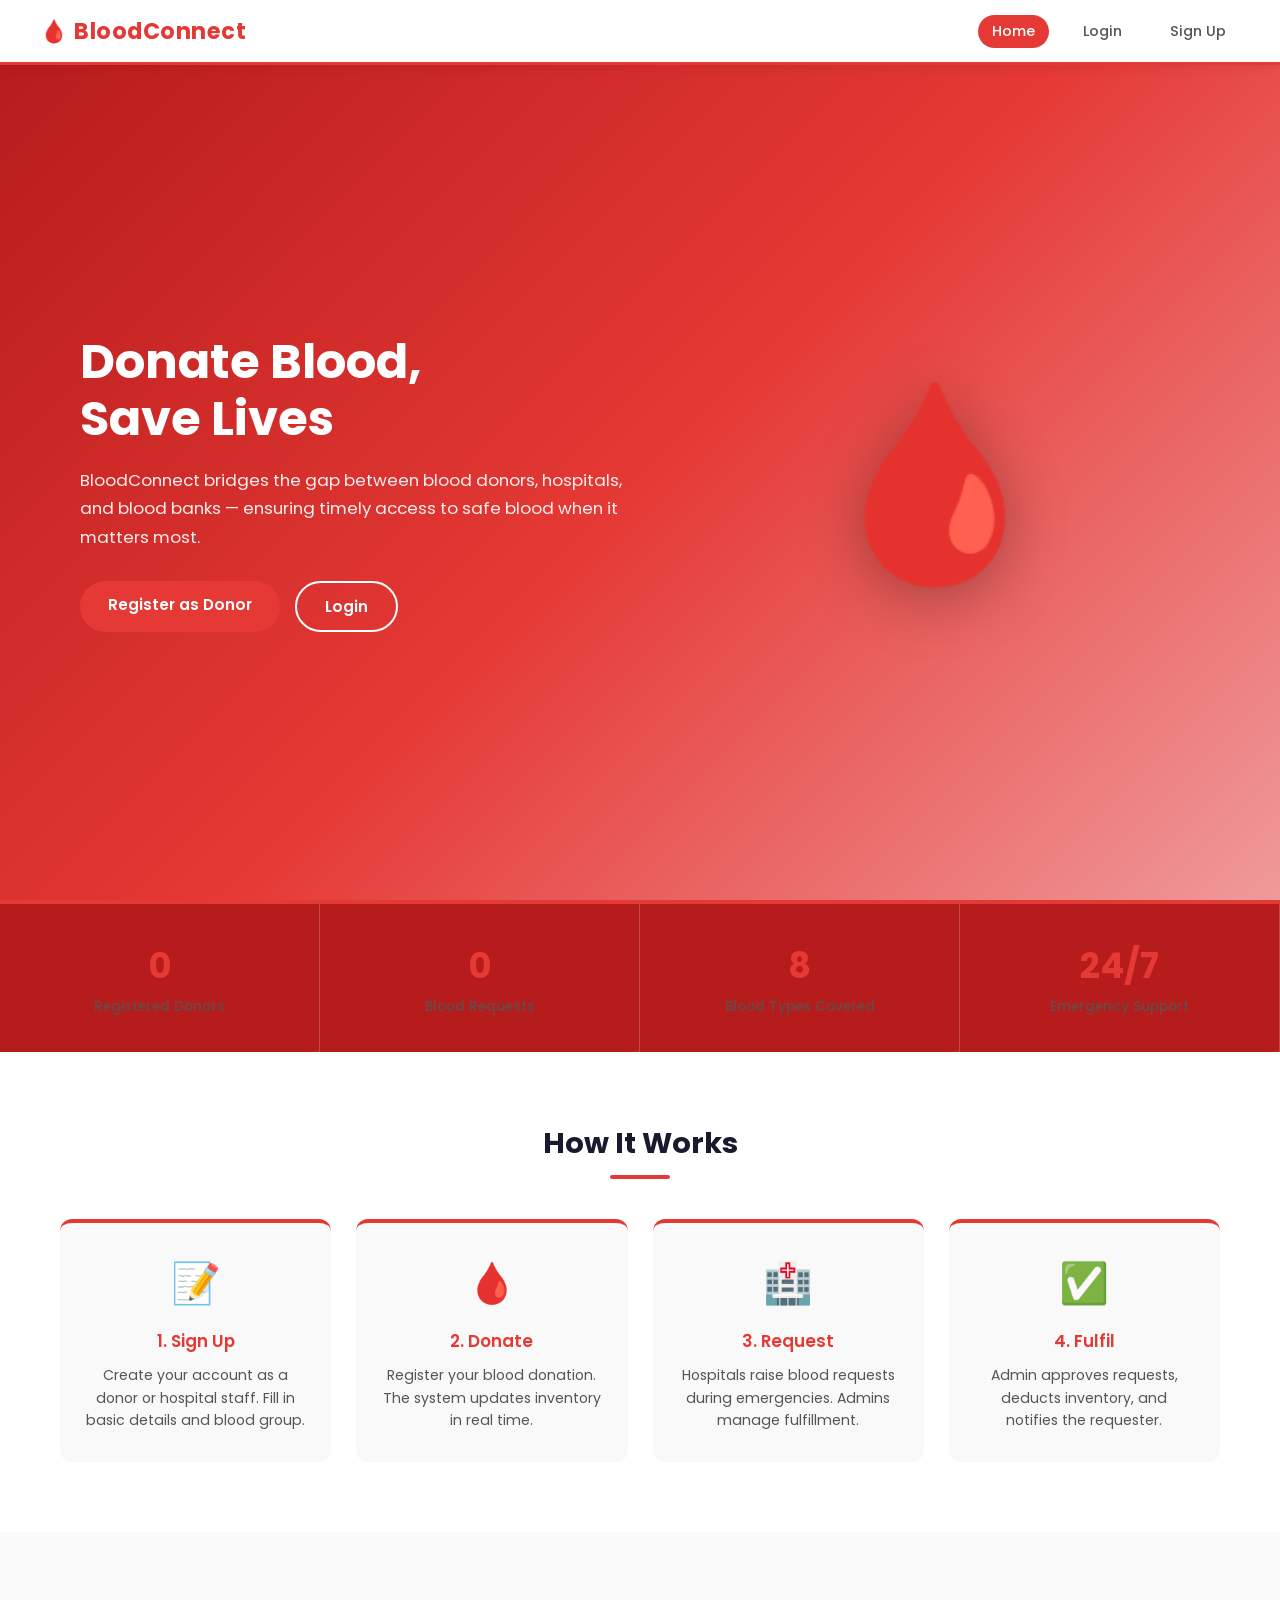
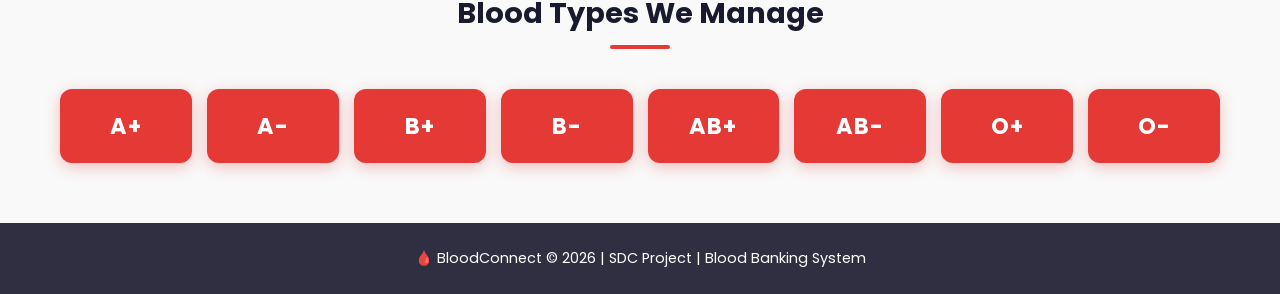
<file: index.html>
<!DOCTYPE html>
<html lang="en">
<head>
  <meta charset="UTF-8" />
  <meta name="viewport" content="width=device-width, initial-scale=1.0"/>
  <title>BloodConnect – Blood Banking System</title>
  <link rel="stylesheet" href="css/style.css" />
</head>
<body>

  <!-- ===== NAVBAR ===== -->
  <nav class="navbar">
    <div class="nav-brand">🩸 BloodConnect</div>
    <div class="nav-links">
      <a href="index.html" class="active">Home</a>
      <a href="login.html">Login</a>
      <a href="signup.html">Sign Up</a>
    </div>
  </nav>

  <!-- ===== HERO ===== -->
  <section class="hero">
    <div class="hero-content">
      <h1>Donate Blood,<br/>Save Lives</h1>
      <p>BloodConnect bridges the gap between blood donors, hospitals, and blood banks — ensuring timely access to safe blood when it matters most.</p>
      <div class="hero-btns">
        <a href="signup.html" class="btn btn-primary">Register as Donor</a>
        <a href="login.html" class="btn btn-outline">Login</a>
      </div>
    </div>
    <div class="hero-img">
      <div class="blood-drop-anim">🩸</div>
    </div>
  </section>

  <!-- ===== STATS ===== -->
  <section class="stats-section">
    <div class="stat-card">
      <h2 id="donorCount">0</h2>
      <p>Registered Donors</p>
    </div>
    <div class="stat-card">
      <h2 id="requestCount">0</h2>
      <p>Blood Requests</p>
    </div>
    <div class="stat-card">
      <h2>8</h2>
      <p>Blood Types Covered</p>
    </div>
    <div class="stat-card">
      <h2>24/7</h2>
      <p>Emergency Support</p>
    </div>
  </section>

  <!-- ===== HOW IT WORKS ===== -->
  <section class="how-section">
    <h2 class="section-title">How It Works</h2>
    <div class="steps-grid">
      <div class="step-card">
        <div class="step-icon">📝</div>
        <h3>1. Sign Up</h3>
        <p>Create your account as a donor or hospital staff. Fill in basic details and blood group.</p>
      </div>
      <div class="step-card">
        <div class="step-icon">🩸</div>
        <h3>2. Donate</h3>
        <p>Register your blood donation. The system updates inventory in real time.</p>
      </div>
      <div class="step-card">
        <div class="step-icon">🏥</div>
        <h3>3. Request</h3>
        <p>Hospitals raise blood requests during emergencies. Admins manage fulfillment.</p>
      </div>
      <div class="step-card">
        <div class="step-icon">✅</div>
        <h3>4. Fulfil</h3>
        <p>Admin approves requests, deducts inventory, and notifies the requester.</p>
      </div>
    </div>
  </section>

  <!-- ===== BLOOD TYPES ===== -->
  <section class="blood-types-section">
    <h2 class="section-title">Blood Types We Manage</h2>
    <div class="blood-types-grid">
      <div class="blood-badge">A+</div>
      <div class="blood-badge">A-</div>
      <div class="blood-badge">B+</div>
      <div class="blood-badge">B-</div>
      <div class="blood-badge">AB+</div>
      <div class="blood-badge">AB-</div>
      <div class="blood-badge">O+</div>
      <div class="blood-badge">O-</div>
    </div>
  </section>

  <!-- ===== FOOTER ===== -->
  <footer class="footer">
    <p>🩸 BloodConnect &copy; 2026 | SDC Project | Blood Banking System</p>
  </footer>

  <script>
    // Animate stats from localStorage
    const donors = JSON.parse(localStorage.getItem('bb_users') || '[]').filter(u => u.role === 'user');
    const requests = JSON.parse(localStorage.getItem('bb_requests') || '[]');

    function animateCount(el, target) {
      let current = 0;
      const step = Math.ceil(target / 40);
      const timer = setInterval(() => {
        current += step;
        if (current >= target) { current = target; clearInterval(timer); }
        el.textContent = current;
      }, 40);
    }

    animateCount(document.getElementById('donorCount'), donors.length || 0);
    animateCount(document.getElementById('requestCount'), requests.length || 0);
  </script>
</body>
</html>
</file>
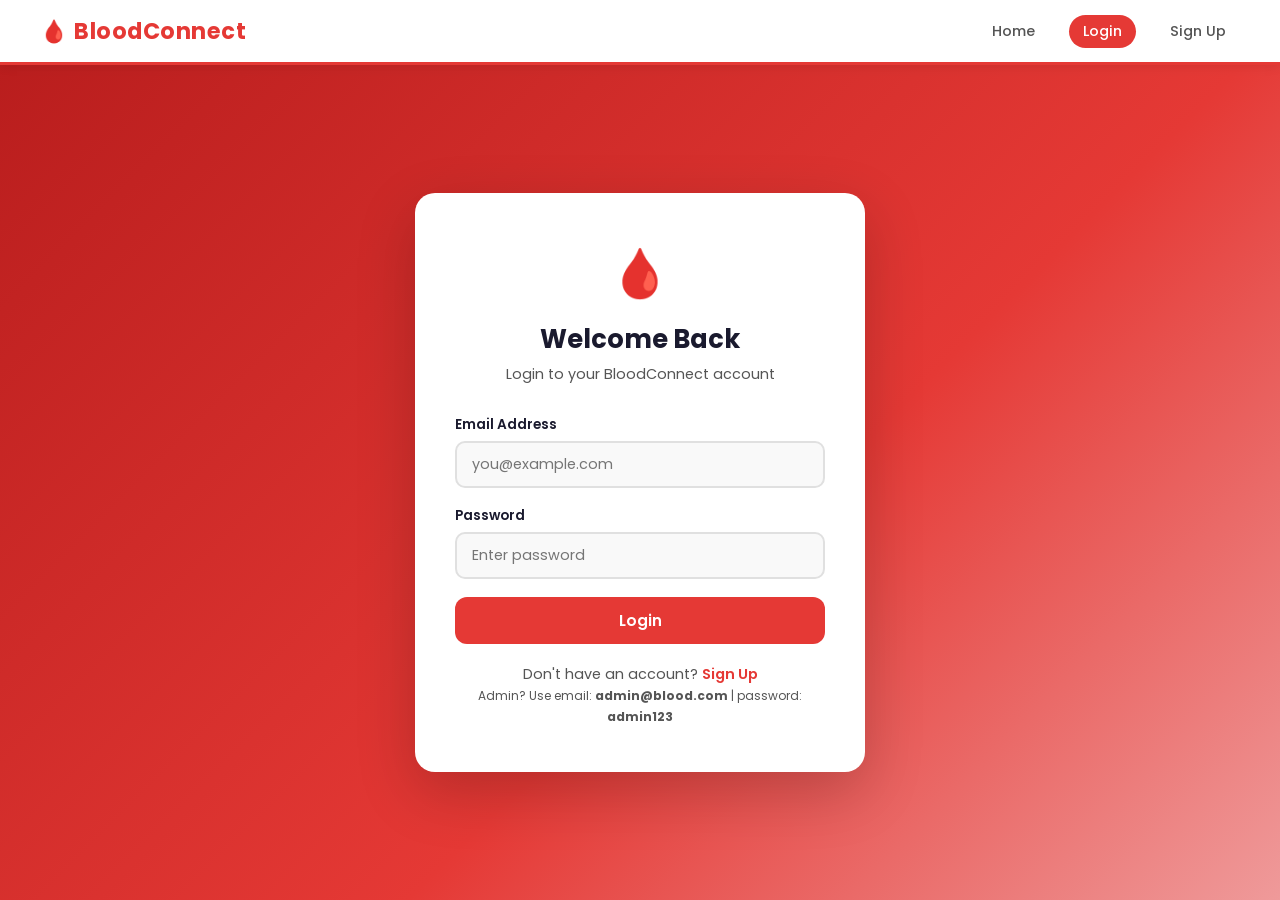
<file: admin.html>
<!DOCTYPE html>
<html lang="en">
<head>
  <meta charset="UTF-8"/>
  <meta name="viewport" content="width=device-width, initial-scale=1.0"/>
  <title>Admin Dashboard – BloodConnect</title>
  <link rel="stylesheet" href="css/style.css"/>
</head>
<body class="dashboard-page">

  <!-- NAVBAR -->
  <nav class="dashboard-nav">
    <div class="nav-brand">🩸 BloodConnect <span class="admin-badge">ADMIN</span></div>
    <div class="nav-links">
      <span>👤 Admin Panel</span>
      <a href="#" onclick="logout()">Logout</a>
    </div>
  </nav>

  <!-- DASHBOARD LAYOUT -->
  <div class="dashboard-layout">

    <!-- SIDEBAR -->
    <aside class="sidebar">
      <ul class="sidebar-menu">
        <li><a href="#" class="menu-item active" data-section="overviewSection">📊 Overview</a></li>
        <li><a href="#" class="menu-item" data-section="inventoryMgmtSection">📦 Manage Inventory</a></li>
        <li><a href="#" class="menu-item" data-section="requestsMgmtSection">🩸 Blood Requests</a></li>
        <li><a href="#" class="menu-item" data-section="donationsMgmtSection">💉 Donations</a></li>
        <li><a href="#" class="menu-item" data-section="donorsMgmtSection">👥 All Donors</a></li>
      </ul>
    </aside>

    <!-- MAIN CONTENT -->
    <main class="main-content">

      <!-- OVERVIEW SECTION -->
      <section id="overviewSection" class="dash-section active-section">
        <h2 class="page-title">📊 Dashboard Overview</h2>
        <div class="overview-stats" id="overviewStats"></div>
        <h3 style="margin-top:30px; margin-bottom:15px;">Quick Blood Inventory</h3>
        <div class="inventory-grid" id="overviewInventory"></div>
      </section>

      <!-- INVENTORY MANAGEMENT SECTION -->
      <section id="inventoryMgmtSection" class="dash-section">
        <h2 class="page-title">📦 Manage Blood Inventory</h2>
        <p class="sub-text">Add or remove blood units from inventory.</p>
        <div id="invMsg" class="msg-box" style="display:none;"></div>
        <div class="inventory-manage-grid" id="inventoryManageGrid"></div>
      </section>

      <!-- BLOOD REQUESTS SECTION -->
      <section id="requestsMgmtSection" class="dash-section">
        <h2 class="page-title">🩸 Blood Requests</h2>
        <p class="sub-text">Review and manage all blood requests from users.</p>
        <div id="requestsTable" class="table-wrapper"></div>
      </section>

      <!-- DONATIONS SECTION -->
      <section id="donationsMgmtSection" class="dash-section">
        <h2 class="page-title">💉 Pending Donations</h2>
        <p class="sub-text">Approve or reject registered blood donations. Approved donations update inventory.</p>
        <div id="donationsTable" class="table-wrapper"></div>
      </section>

      <!-- DONORS SECTION -->
      <section id="donorsMgmtSection" class="dash-section">
        <h2 class="page-title">👥 All Registered Donors</h2>
        <div class="search-bar" style="margin-bottom:20px;">
          <input type="text" id="adminSearch" placeholder="Search by name, email, or blood group..." oninput="filterDonors()" />
        </div>
        <div id="donorsTable" class="table-wrapper"></div>
      </section>

    </main>
  </div>

  <script>
    // ===== AUTH GUARD =====
    let adminUser = JSON.parse(localStorage.getItem('bb_loggedIn') || 'null');
    if (!adminUser || adminUser.role !== 'admin') {
      window.location.href = 'login.html';
    }

    // ===== SIDEBAR NAVIGATION =====
    document.querySelectorAll('.menu-item').forEach(item => {
      item.addEventListener('click', function(e) {
        e.preventDefault();
        document.querySelectorAll('.menu-item').forEach(i => i.classList.remove('active'));
        document.querySelectorAll('.dash-section').forEach(s => s.classList.remove('active-section'));
        this.classList.add('active');
        const sec = this.dataset.section;
        document.getElementById(sec).classList.add('active-section');
        if (sec === 'overviewSection') loadOverview();
        if (sec === 'inventoryMgmtSection') loadInventoryManage();
        if (sec === 'requestsMgmtSection') loadRequests();
        if (sec === 'donationsMgmtSection') loadDonations();
        if (sec === 'donorsMgmtSection') loadDonors();
      });
    });

    // ===== OVERVIEW =====
    function loadOverview() {
      const users    = JSON.parse(localStorage.getItem('bb_users') || '[]').filter(u => u.role === 'user');
      const requests = JSON.parse(localStorage.getItem('bb_requests') || '[]');
      const donations= JSON.parse(localStorage.getItem('bb_donations') || '[]');
      const inv      = JSON.parse(localStorage.getItem('bb_inventory') || '{}');
      const pending  = requests.filter(r => r.status === 'Pending').length;
      const totalUnits = Object.values(inv).reduce((a, b) => a + b, 0);

      document.getElementById('overviewStats').innerHTML = `
        <div class="stat-card"><h2>${users.length}</h2><p>Total Donors</p></div>
        <div class="stat-card"><h2>${requests.length}</h2><p>Total Requests</p></div>
        <div class="stat-card"><h2>${pending}</h2><p>Pending Requests</p></div>
        <div class="stat-card"><h2>${totalUnits}</h2><p>Total Blood Units</p></div>
        <div class="stat-card"><h2>${donations.length}</h2><p>Donations Registered</p></div>`;

      const grid = document.getElementById('overviewInventory');
      grid.innerHTML = '';
      Object.entries(inv).forEach(([type, units]) => {
        const level = units > 8 ? 'high' : units > 4 ? 'medium' : 'low';
        grid.innerHTML += `
          <div class="inv-card ${level}">
            <div class="inv-blood-type">${type}</div>
            <div class="inv-units">${units}</div>
            <div class="inv-label">units</div>
            <div class="inv-status">${level === 'high' ? '🟢' : level === 'medium' ? '🟡' : '🔴'}</div>
          </div>`;
      });
    }
    loadOverview();

    // ===== INVENTORY MANAGE =====
    function loadInventoryManage() {
      const inv = JSON.parse(localStorage.getItem('bb_inventory') || '{}');
      const grid = document.getElementById('inventoryManageGrid');
      grid.innerHTML = '';
      Object.entries(inv).forEach(([type, units]) => {
        grid.innerHTML += `
          <div class="inv-manage-card">
            <div class="inv-blood-type">${type}</div>
            <div class="inv-units" id="inv_${type}">${units}</div>
            <div class="inv-label">units available</div>
            <div class="inv-controls">
              <button class="btn btn-sm btn-danger" onclick="updateInv('${type}', -1)">−</button>
              <input type="number" id="invInput_${type}" placeholder="qty" min="1" class="inv-input"/>
              <button class="btn btn-sm btn-primary" onclick="addInvCustom('${type}')">+ Add</button>
            </div>
          </div>`;
      });
    }

    function updateInv(type, delta) {
      let inv = JSON.parse(localStorage.getItem('bb_inventory') || '{}');
      inv[type] = Math.max(0, (inv[type] || 0) + delta);
      localStorage.setItem('bb_inventory', JSON.stringify(inv));
      document.getElementById('inv_' + type).textContent = inv[type];
      showInvMsg('✅ Inventory updated for ' + type, 'success');
    }

    function addInvCustom(type) {
      const input = document.getElementById('invInput_' + type);
      const qty = parseInt(input.value);
      if (!qty || qty < 1) { showInvMsg('❌ Enter a valid quantity.', 'error'); return; }
      let inv = JSON.parse(localStorage.getItem('bb_inventory') || '{}');
      inv[type] = (inv[type] || 0) + qty;
      localStorage.setItem('bb_inventory', JSON.stringify(inv));
      document.getElementById('inv_' + type).textContent = inv[type];
      input.value = '';
      showInvMsg('✅ Added ' + qty + ' units of ' + type, 'success');
    }

    function showInvMsg(text, type) {
      const msg = document.getElementById('invMsg');
      msg.style.display = 'block';
      msg.className = 'msg-box ' + type;
      msg.textContent = text;
      setTimeout(() => msg.style.display = 'none', 2500);
    }

    // ===== REQUESTS MANAGEMENT =====
    function loadRequests() {
      const requests = JSON.parse(localStorage.getItem('bb_requests') || '[]');
      const container = document.getElementById('requestsTable');
      if (requests.length === 0) {
        container.innerHTML = '<p class="no-data">No blood requests yet.</p>';
        return;
      }
      let html = `<table class="data-table"><thead><tr>
        <th>Date</th><th>Donor</th><th>Patient</th><th>Blood</th><th>Units</th><th>Hospital</th><th>Status</th><th>Action</th>
      </tr></thead><tbody>`;
      requests.forEach((r, i) => {
        const cls = r.status === 'Approved' ? 'status-approved' : r.status === 'Rejected' ? 'status-rejected' : 'status-pending';
        const btns = r.status === 'Pending'
          ? `<button class="btn btn-sm btn-primary" onclick="handleRequest(${i}, 'Approved')">✅ Approve</button>
             <button class="btn btn-sm btn-danger" onclick="handleRequest(${i}, 'Rejected')">❌ Reject</button>`
          : `<span class="${cls}">${r.status}</span>`;
        html += `<tr>
          <td>${r.date}</td><td>${r.userName}</td><td>${r.patient}</td>
          <td><span class="blood-tag">${r.blood}</span></td>
          <td>${r.units}</td><td>${r.hospital}</td>
          <td><span class="${cls}">${r.status}</span></td>
          <td>${btns}</td>
        </tr>`;
      });
      html += '</tbody></table>';
      container.innerHTML = html;
    }

    function handleRequest(index, status) {
      let requests = JSON.parse(localStorage.getItem('bb_requests') || '[]');
      const req = requests[index];
      if (status === 'Approved') {
        let inv = JSON.parse(localStorage.getItem('bb_inventory') || '{}');
        if ((inv[req.blood] || 0) < req.units) {
          alert('❌ Not enough inventory to approve this request!');
          return;
        }
        inv[req.blood] -= req.units;
        localStorage.setItem('bb_inventory', JSON.stringify(inv));
      }
      requests[index].status = status;
      localStorage.setItem('bb_requests', JSON.stringify(requests));
      loadRequests();
    }

    // ===== DONATIONS MANAGEMENT =====
    function loadDonations() {
      const donations = JSON.parse(localStorage.getItem('bb_donations') || '[]');
      const container = document.getElementById('donationsTable');
      if (donations.length === 0) {
        container.innerHTML = '<p class="no-data">No donations registered yet.</p>';
        return;
      }
      let html = `<table class="data-table"><thead><tr>
        <th>Donor</th><th>Blood</th><th>Units</th><th>Date</th><th>Center</th><th>Status</th><th>Action</th>
      </tr></thead><tbody>`;
      donations.forEach((d, i) => {
        const cls = d.status === 'Approved' ? 'status-approved' : d.status === 'Rejected' ? 'status-rejected' : 'status-pending';
        const btns = d.status === 'Pending'
          ? `<button class="btn btn-sm btn-primary" onclick="handleDonation(${i}, 'Approved')">✅ Approve</button>
             <button class="btn btn-sm btn-danger" onclick="handleDonation(${i}, 'Rejected')">❌ Reject</button>`
          : `<span class="${cls}">${d.status}</span>`;
        html += `<tr>
          <td>${d.donorName}</td>
          <td><span class="blood-tag">${d.blood}</span></td>
          <td>${d.units}</td><td>${d.date}</td><td>${d.center}</td>
          <td><span class="${cls}">${d.status}</span></td>
          <td>${btns}</td>
        </tr>`;
      });
      html += '</tbody></table>';
      container.innerHTML = html;
    }

    function handleDonation(index, status) {
      let donations = JSON.parse(localStorage.getItem('bb_donations') || '[]');
      const don = donations[index];
      if (status === 'Approved') {
        let inv = JSON.parse(localStorage.getItem('bb_inventory') || '{}');
        inv[don.blood] = (inv[don.blood] || 0) + don.units;
        localStorage.setItem('bb_inventory', JSON.stringify(inv));

        // Update donor history status
        let users = JSON.parse(localStorage.getItem('bb_users') || '[]');
        const idx = users.findIndex(u => u.id === don.donorId);
        if (idx !== -1) {
          const dIdx = (users[idx].donationHistory || []).findIndex(d => d.date === don.date && d.center === don.center);
          if (dIdx !== -1) users[idx].donationHistory[dIdx].status = 'Approved';
          localStorage.setItem('bb_users', JSON.stringify(users));
        }
      }
      donations[index].status = status;
      localStorage.setItem('bb_donations', JSON.stringify(donations));
      loadDonations();
    }

    // ===== DONORS MANAGEMENT =====
    let allDonors = [];
    function loadDonors() {
      allDonors = JSON.parse(localStorage.getItem('bb_users') || '[]').filter(u => u.role === 'user');
      renderDonors(allDonors);
    }

    function renderDonors(list) {
      const container = document.getElementById('donorsTable');
      if (list.length === 0) {
        container.innerHTML = '<p class="no-data">No donors registered yet.</p>';
        return;
      }
      let html = `<table class="data-table"><thead><tr>
        <th>Name</th><th>Email</th><th>Phone</th><th>Blood</th><th>Age</th><th>City</th><th>Donations</th><th>Action</th>
      </tr></thead><tbody>`;
      list.forEach(u => {
        html += `<tr>
          <td>${u.name}</td><td>${u.email}</td><td>${u.phone}</td>
          <td><span class="blood-tag">${u.blood}</span></td>
          <td>${u.age}</td><td>${u.city}</td>
          <td>${(u.donationHistory || []).length}</td>
          <td><button class="btn btn-sm btn-danger" onclick="deleteUser('${u.id}')">🗑 Remove</button></td>
        </tr>`;
      });
      html += '</tbody></table>';
      container.innerHTML = html;
    }

    function filterDonors() {
      const q = document.getElementById('adminSearch').value.toLowerCase();
      const filtered = allDonors.filter(u =>
        u.name.toLowerCase().includes(q) ||
        u.email.toLowerCase().includes(q) ||
        u.blood.toLowerCase().includes(q)
      );
      renderDonors(filtered);
    }

    function deleteUser(uid) {
      if (!confirm('Are you sure you want to remove this donor?')) return;
      let users = JSON.parse(localStorage.getItem('bb_users') || '[]');
      users = users.filter(u => u.id !== uid);
      localStorage.setItem('bb_users', JSON.stringify(users));
      loadDonors();
    }

    // ===== LOGOUT =====
    function logout() {
      localStorage.removeItem('bb_loggedIn');
      window.location.href = 'login.html';
    }
  </script>
</body>
</html>
</file>
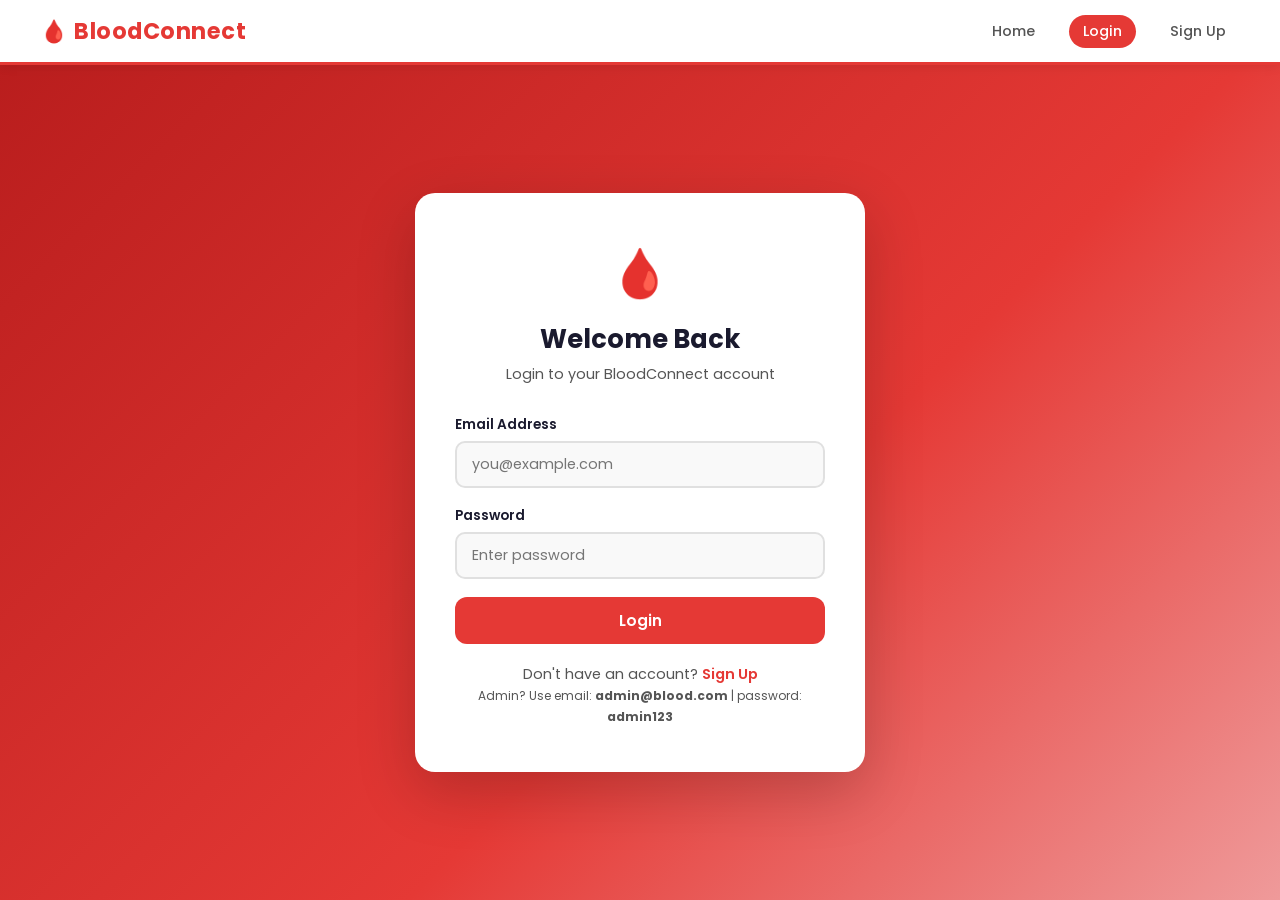
<file: login.html>
<!DOCTYPE html>
<html lang="en">
<head>
  <meta charset="UTF-8"/>
  <meta name="viewport" content="width=device-width, initial-scale=1.0"/>
  <title>Login – BloodConnect</title>
  <link rel="stylesheet" href="css/style.css"/>
</head>
<body class="auth-page">

  <nav class="navbar">
    <div class="nav-brand">🩸 BloodConnect</div>
    <div class="nav-links">
      <a href="index.html">Home</a>
      <a href="login.html" class="active">Login</a>
      <a href="signup.html">Sign Up</a>
    </div>
  </nav>

  <div class="auth-container">
    <div class="auth-card">
      <div class="auth-header">
        <div class="auth-icon">🩸</div>
        <h2>Welcome Back</h2>
        <p>Login to your BloodConnect account</p>
      </div>

      <div id="loginMsg" class="msg-box" style="display:none;"></div>

      <form id="loginForm" class="auth-form">
        <div class="form-group">
          <label>Email Address</label>
          <input type="email" id="loginEmail" placeholder="you@example.com" required/>
        </div>
        <div class="form-group">
          <label>Password</label>
          <input type="password" id="loginPassword" placeholder="Enter password" required/>
        </div>
        <button type="submit" class="btn btn-primary full-width">Login</button>
      </form>

      <div class="auth-footer">
        <p>Don't have an account? <a href="signup.html">Sign Up</a></p>
        <p><small>Admin? Use email: <strong>admin@blood.com</strong> | password: <strong>admin123</strong></small></p>
      </div>
    </div>
  </div>

  <script>
    // Seed default admin if not exists
    (function seedAdmin() {
      let users = JSON.parse(localStorage.getItem('bb_users') || '[]');
      const adminExists = users.find(u => u.email === 'admin@blood.com');
      if (!adminExists) {
        users.push({
          id: 'admin_1',
          name: 'Admin',
          email: 'admin@blood.com',
          password: 'admin123',
          role: 'admin',
          blood: 'O+',
          phone: '9999999999',
          city: 'HQ'
        });
        localStorage.setItem('bb_users', JSON.stringify(users));
      }
      // Seed inventory if empty
      if (!localStorage.getItem('bb_inventory')) {
        const inv = {
          'A+': 10, 'A-': 5, 'B+': 8, 'B-': 3,
          'AB+': 6, 'AB-': 2, 'O+': 12, 'O-': 4
        };
        localStorage.setItem('bb_inventory', JSON.stringify(inv));
      }
    })();

    document.getElementById('loginForm').addEventListener('submit', function(e) {
      e.preventDefault();
      const email = document.getElementById('loginEmail').value.trim();
      const password = document.getElementById('loginPassword').value.trim();
      const users = JSON.parse(localStorage.getItem('bb_users') || '[]');
      const user = users.find(u => u.email === email && u.password === password);
      const msgBox = document.getElementById('loginMsg');

      if (!user) {
        msgBox.style.display = 'block';
        msgBox.className = 'msg-box error';
        msgBox.textContent = '❌ Invalid email or password. Please try again.';
        return;
      }

      localStorage.setItem('bb_loggedIn', JSON.stringify(user));
      msgBox.style.display = 'block';
      msgBox.className = 'msg-box success';
      msgBox.textContent = '✅ Login successful! Redirecting...';

      setTimeout(() => {
        if (user.role === 'admin') {
          window.location.href = 'admin.html';
        } else {
          window.location.href = 'user.html';
        }
      }, 1000);
    });
  </script>
</body>
</html>
</file>
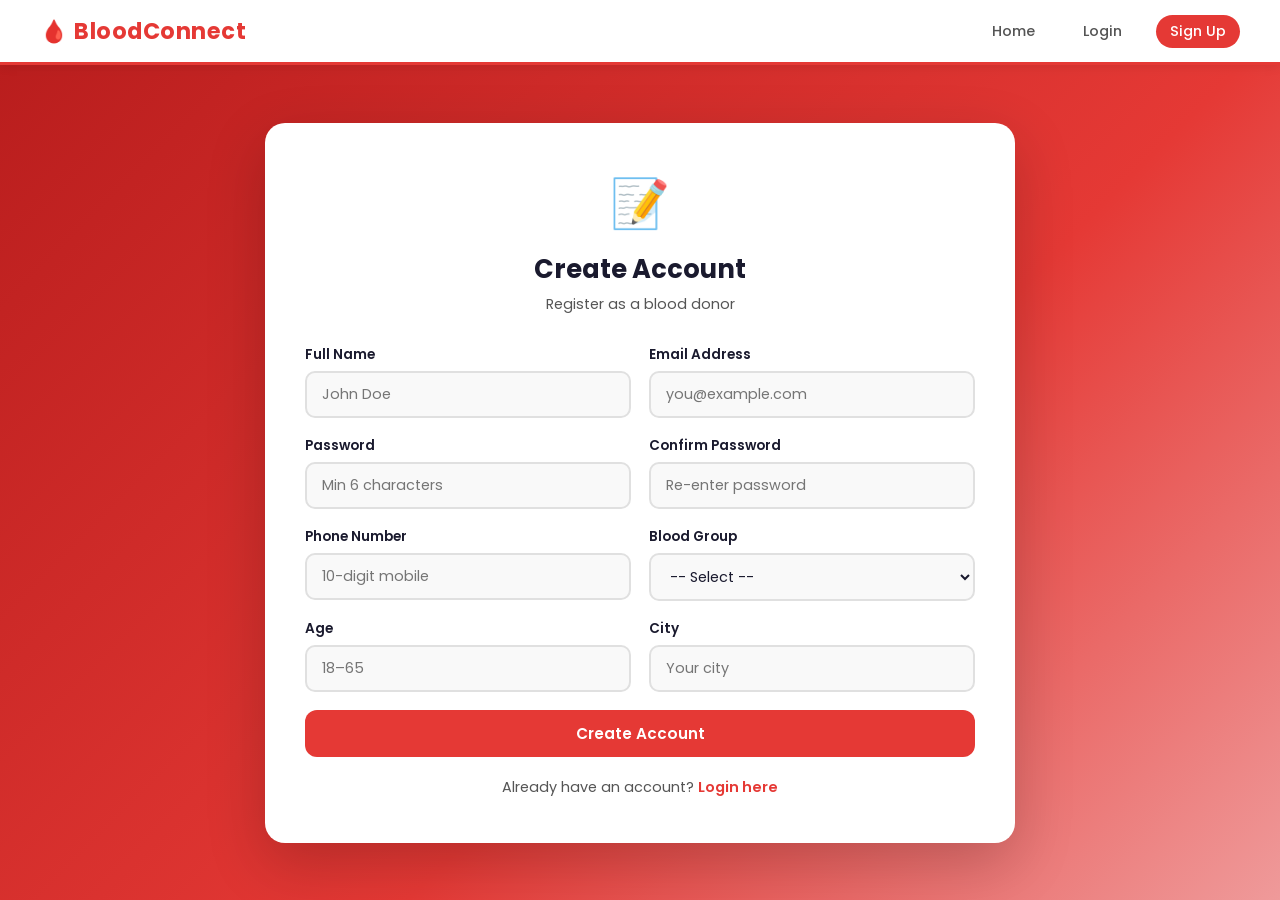
<file: signup.html>
<!DOCTYPE html>
<html lang="en">
<head>
  <meta charset="UTF-8"/>
  <meta name="viewport" content="width=device-width, initial-scale=1.0"/>
  <title>Sign Up – BloodConnect</title>
  <link rel="stylesheet" href="css/style.css"/>
</head>
<body class="auth-page">

  <nav class="navbar">
    <div class="nav-brand">🩸 BloodConnect</div>
    <div class="nav-links">
      <a href="index.html">Home</a>
      <a href="login.html">Login</a>
      <a href="signup.html" class="active">Sign Up</a>
    </div>
  </nav>

  <div class="auth-container">
    <div class="auth-card wide-card">
      <div class="auth-header">
        <div class="auth-icon">📝</div>
        <h2>Create Account</h2>
        <p>Register as a blood donor</p>
      </div>

      <div id="signupMsg" class="msg-box" style="display:none;"></div>

      <form id="signupForm" class="auth-form">
        <div class="form-row">
          <div class="form-group">
            <label>Full Name</label>
            <input type="text" id="regName" placeholder="John Doe" required/>
          </div>
          <div class="form-group">
            <label>Email Address</label>
            <input type="email" id="regEmail" placeholder="you@example.com" required/>
          </div>
        </div>

        <div class="form-row">
          <div class="form-group">
            <label>Password</label>
            <input type="password" id="regPassword" placeholder="Min 6 characters" required/>
          </div>
          <div class="form-group">
            <label>Confirm Password</label>
            <input type="password" id="regConfirm" placeholder="Re-enter password" required/>
          </div>
        </div>

        <div class="form-row">
          <div class="form-group">
            <label>Phone Number</label>
            <input type="tel" id="regPhone" placeholder="10-digit mobile" required/>
          </div>
          <div class="form-group">
            <label>Blood Group</label>
            <select id="regBlood" required>
              <option value="">-- Select --</option>
              <option>A+</option><option>A-</option>
              <option>B+</option><option>B-</option>
              <option>AB+</option><option>AB-</option>
              <option>O+</option><option>O-</option>
            </select>
          </div>
        </div>

        <div class="form-row">
          <div class="form-group">
            <label>Age</label>
            <input type="number" id="regAge" placeholder="18–65" min="18" max="65" required/>
          </div>
          <div class="form-group">
            <label>City</label>
            <input type="text" id="regCity" placeholder="Your city" required/>
          </div>
        </div>

        <button type="submit" class="btn btn-primary full-width">Create Account</button>
      </form>

      <div class="auth-footer">
        <p>Already have an account? <a href="login.html">Login here</a></p>
      </div>
    </div>
  </div>

  <script>
    document.getElementById('signupForm').addEventListener('submit', function(e) {
      e.preventDefault();
      const msgBox = document.getElementById('signupMsg');

      const name     = document.getElementById('regName').value.trim();
      const email    = document.getElementById('regEmail').value.trim();
      const password = document.getElementById('regPassword').value.trim();
      const confirm  = document.getElementById('regConfirm').value.trim();
      const phone    = document.getElementById('regPhone').value.trim();
      const blood    = document.getElementById('regBlood').value;
      const age      = document.getElementById('regAge').value;
      const city     = document.getElementById('regCity').value.trim();

      // Validations
      if (password !== confirm) {
        showMsg('❌ Passwords do not match!', 'error');
        return;
      }
      if (password.length < 6) {
        showMsg('❌ Password must be at least 6 characters!', 'error');
        return;
      }
      if (!/^\d{10}$/.test(phone)) {
        showMsg('❌ Enter a valid 10-digit phone number!', 'error');
        return;
      }

      let users = JSON.parse(localStorage.getItem('bb_users') || '[]');
      if (users.find(u => u.email === email)) {
        showMsg('❌ Email already registered. Please login.', 'error');
        return;
      }

      const newUser = {
        id: 'user_' + Date.now(),
        name, email, password, phone, blood, age, city,
        role: 'user',
        donationHistory: [],
        registeredOn: new Date().toLocaleDateString('en-IN')
      };

      users.push(newUser);
      localStorage.setItem('bb_users', JSON.stringify(users));

      showMsg('✅ Account created successfully! Redirecting to login...', 'success');
      setTimeout(() => window.location.href = 'login.html', 1500);

      function showMsg(text, type) {
        msgBox.style.display = 'block';
        msgBox.className = 'msg-box ' + type;
        msgBox.textContent = text;
      }
    });
  </script>
</body>
</html>
</file>
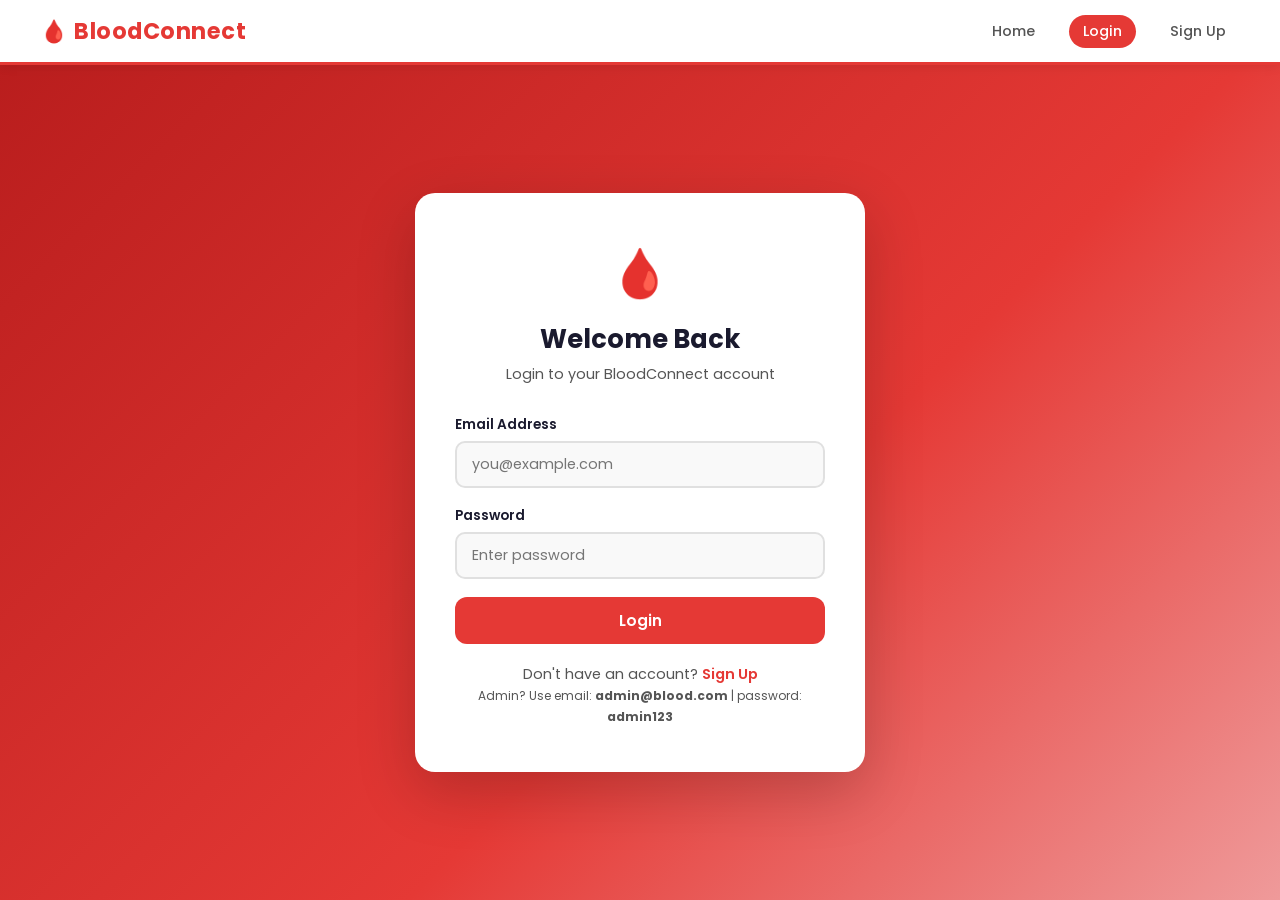
<file: user.html>
<!DOCTYPE html>
<html lang="en">
<head>
  <meta charset="UTF-8"/>
  <meta name="viewport" content="width=device-width, initial-scale=1.0"/>
  <title>User Dashboard – BloodConnect</title>
  <link rel="stylesheet" href="css/style.css"/>
</head>
<body class="dashboard-page">

  <!-- NAVBAR -->
  <nav class="dashboard-nav">
    <div class="nav-brand">🩸 BloodConnect</div>
    <div class="nav-links">
      <span id="welcomeUser"></span>
      <a href="#" onclick="logout()">Logout</a>
    </div>
  </nav>

  <!-- SIDEBAR + MAIN LAYOUT -->
  <div class="dashboard-layout">

    <!-- SIDEBAR -->
    <aside class="sidebar">
      <ul class="sidebar-menu">
        <li><a href="#" class="menu-item active" data-section="profileSection">👤 My Profile</a></li>
        <li><a href="#" class="menu-item" data-section="inventorySection">📦 Blood Inventory</a></li>
        <li><a href="#" class="menu-item" data-section="requestSection">🩸 Request Blood</a></li>
        <li><a href="#" class="menu-item" data-section="donateSection">💉 Donate Blood</a></li>
        <li><a href="#" class="menu-item" data-section="historySection">📋 My History</a></li>
        <li><a href="#" class="menu-item" data-section="searchSection">🔍 Find Donors</a></li>
      </ul>
    </aside>

    <!-- MAIN CONTENT -->
    <main class="main-content">

      <!-- PROFILE SECTION -->
      <section id="profileSection" class="dash-section active-section">
        <h2 class="page-title">👤 My Profile</h2>
        <div class="profile-card">
          <div class="profile-avatar" id="profileAvatar">👤</div>
          <div class="profile-info" id="profileInfo"></div>
        </div>
        <div class="profile-stats" id="profileStats"></div>
      </section>

      <!-- INVENTORY SECTION -->
      <section id="inventorySection" class="dash-section">
        <h2 class="page-title">📦 Blood Inventory</h2>
        <p class="sub-text">Current blood unit availability across all blood types.</p>
        <div class="inventory-grid" id="inventoryGrid"></div>
      </section>

      <!-- REQUEST SECTION -->
      <section id="requestSection" class="dash-section">
        <h2 class="page-title">🩸 Request Blood</h2>
        <p class="sub-text">Submit a blood request for a patient or hospital.</p>
        <div id="reqMsg" class="msg-box" style="display:none;"></div>
        <form id="requestForm" class="dash-form">
          <div class="form-row">
            <div class="form-group">
              <label>Patient Name</label>
              <input type="text" id="patientName" placeholder="Patient full name" required/>
            </div>
            <div class="form-group">
              <label>Blood Group Required</label>
              <select id="reqBlood" required>
                <option value="">-- Select --</option>
                <option>A+</option><option>A-</option>
                <option>B+</option><option>B-</option>
                <option>AB+</option><option>AB-</option>
                <option>O+</option><option>O-</option>
              </select>
            </div>
          </div>
          <div class="form-row">
            <div class="form-group">
              <label>Units Required</label>
              <input type="number" id="reqUnits" min="1" max="10" placeholder="Number of units" required/>
            </div>
            <div class="form-group">
              <label>Hospital Name</label>
              <input type="text" id="reqHospital" placeholder="Hospital name" required/>
            </div>
          </div>
          <div class="form-group">
            <label>Reason / Emergency Note</label>
            <textarea id="reqReason" rows="3" placeholder="Describe the urgency..." required></textarea>
          </div>
          <button type="submit" class="btn btn-primary">Submit Request</button>
        </form>

        <h3 style="margin-top:30px;">My Previous Requests</h3>
        <div id="myRequests" class="table-wrapper"></div>
      </section>

      <!-- DONATE SECTION -->
      <section id="donateSection" class="dash-section">
        <h2 class="page-title">💉 Register Blood Donation</h2>
        <p class="sub-text">Record your blood donation. A donation adds units to inventory pending admin approval.</p>
        <div id="donateMsg" class="msg-box" style="display:none;"></div>
        <form id="donateForm" class="dash-form">
          <div class="form-row">
            <div class="form-group">
              <label>Donation Date</label>
              <input type="date" id="donateDate" required/>
            </div>
            <div class="form-group">
              <label>Blood Group</label>
              <input type="text" id="donateBlood" readonly/>
            </div>
          </div>
          <div class="form-row">
            <div class="form-group">
              <label>Units to Donate</label>
              <input type="number" id="donateUnits" min="1" max="2" value="1" required/>
            </div>
            <div class="form-group">
              <label>Donation Center</label>
              <input type="text" id="donateCenter" placeholder="Blood bank / hospital name" required/>
            </div>
          </div>
          <button type="submit" class="btn btn-primary">Register Donation</button>
        </form>
      </section>

      <!-- HISTORY SECTION -->
      <section id="historySection" class="dash-section">
        <h2 class="page-title">📋 My Donation History</h2>
        <div id="historyTable" class="table-wrapper"></div>
      </section>

      <!-- SEARCH SECTION -->
      <section id="searchSection" class="dash-section">
        <h2 class="page-title">🔍 Find Donors</h2>
        <p class="sub-text">Search for registered donors by blood group and city.</p>
        <div class="search-bar">
          <select id="searchBlood">
            <option value="">All Blood Groups</option>
            <option>A+</option><option>A-</option>
            <option>B+</option><option>B-</option>
            <option>AB+</option><option>AB-</option>
            <option>O+</option><option>O-</option>
          </select>
          <input type="text" id="searchCity" placeholder="City name (optional)"/>
          <button class="btn btn-primary" onclick="searchDonors()">Search</button>
        </div>
        <div id="donorResults" class="table-wrapper" style="margin-top:20px;"></div>
      </section>

    </main>
  </div>

  <script>
    // ===== AUTH GUARD =====
    let currentUser = JSON.parse(localStorage.getItem('bb_loggedIn') || 'null');
    if (!currentUser || currentUser.role !== 'user') {
      window.location.href = 'login.html';
    }

    // ===== WELCOME =====
    document.getElementById('welcomeUser').textContent = '👋 ' + currentUser.name;

    // ===== SIDEBAR NAVIGATION =====
    document.querySelectorAll('.menu-item').forEach(item => {
      item.addEventListener('click', function(e) {
        e.preventDefault();
        document.querySelectorAll('.menu-item').forEach(i => i.classList.remove('active'));
        document.querySelectorAll('.dash-section').forEach(s => s.classList.remove('active-section'));
        this.classList.add('active');
        document.getElementById(this.dataset.section).classList.add('active-section');
        if (this.dataset.section === 'historySection') loadHistory();
        if (this.dataset.section === 'inventorySection') loadInventory();
        if (this.dataset.section === 'requestSection') loadMyRequests();
        if (this.dataset.section === 'profileSection') loadProfile();
      });
    });

    // ===== PROFILE =====
    function loadProfile() {
      const u = currentUser;
      document.getElementById('profileAvatar').textContent = u.name.charAt(0).toUpperCase();
      document.getElementById('profileInfo').innerHTML = `
        <table class="info-table">
          <tr><td><strong>Name:</strong></td><td>${u.name}</td></tr>
          <tr><td><strong>Email:</strong></td><td>${u.email}</td></tr>
          <tr><td><strong>Phone:</strong></td><td>${u.phone}</td></tr>
          <tr><td><strong>Blood Group:</strong></td><td><span class="blood-tag">${u.blood}</span></td></tr>
          <tr><td><strong>Age:</strong></td><td>${u.age} years</td></tr>
          <tr><td><strong>City:</strong></td><td>${u.city}</td></tr>
          <tr><td><strong>Registered On:</strong></td><td>${u.registeredOn || 'N/A'}</td></tr>
        </table>`;

      const donations = (u.donationHistory || []).length;
      const reqs = (JSON.parse(localStorage.getItem('bb_requests') || '[]')).filter(r => r.userId === u.id).length;
      document.getElementById('profileStats').innerHTML = `
        <div class="stat-card small"><h3>${donations}</h3><p>Donations Made</p></div>
        <div class="stat-card small"><h3>${reqs}</h3><p>Requests Raised</p></div>
        <div class="stat-card small"><h3>${u.blood}</h3><p>Blood Group</p></div>`;
    }
    loadProfile();

    // ===== INVENTORY =====
    function loadInventory() {
      const inv = JSON.parse(localStorage.getItem('bb_inventory') || '{}');
      const grid = document.getElementById('inventoryGrid');
      grid.innerHTML = '';
      Object.entries(inv).forEach(([type, units]) => {
        const level = units > 8 ? 'high' : units > 4 ? 'medium' : 'low';
        grid.innerHTML += `
          <div class="inv-card ${level}">
            <div class="inv-blood-type">${type}</div>
            <div class="inv-units">${units}</div>
            <div class="inv-label">units available</div>
            <div class="inv-status">${level === 'high' ? '🟢 Sufficient' : level === 'medium' ? '🟡 Moderate' : '🔴 Critical'}</div>
          </div>`;
      });
    }
    loadInventory();

    // ===== DONATE =====
    document.getElementById('donateBlood').value = currentUser.blood;
    document.getElementById('donateDate').valueAsDate = new Date();

    document.getElementById('donateForm').addEventListener('submit', function(e) {
      e.preventDefault();
      const date   = document.getElementById('donateDate').value;
      const units  = parseInt(document.getElementById('donateUnits').value);
      const center = document.getElementById('donateCenter').value.trim();
      const msgBox = document.getElementById('donateMsg');

      // Save donation history
      const donation = { date, units, center, blood: currentUser.blood, status: 'Pending Approval' };
      let users = JSON.parse(localStorage.getItem('bb_users') || '[]');
      const idx = users.findIndex(u => u.id === currentUser.id);
      if (!users[idx].donationHistory) users[idx].donationHistory = [];
      users[idx].donationHistory.push(donation);
      localStorage.setItem('bb_users', JSON.stringify(users));
      currentUser = users[idx];
      localStorage.setItem('bb_loggedIn', JSON.stringify(currentUser));

      // Add pending donation to admin queue
      let pending = JSON.parse(localStorage.getItem('bb_donations') || '[]');
      pending.push({ ...donation, donorId: currentUser.id, donorName: currentUser.name, id: 'don_' + Date.now() });
      localStorage.setItem('bb_donations', JSON.stringify(pending));

      msgBox.style.display = 'block';
      msgBox.className = 'msg-box success';
      msgBox.textContent = '✅ Donation registered! Pending admin approval.';
      this.reset();
      document.getElementById('donateBlood').value = currentUser.blood;
      document.getElementById('donateDate').valueAsDate = new Date();
    });

    // ===== REQUEST =====
    document.getElementById('requestForm').addEventListener('submit', function(e) {
      e.preventDefault();
      const patient  = document.getElementById('patientName').value.trim();
      const blood    = document.getElementById('reqBlood').value;
      const units    = parseInt(document.getElementById('reqUnits').value);
      const hospital = document.getElementById('reqHospital').value.trim();
      const reason   = document.getElementById('reqReason').value.trim();
      const msgBox   = document.getElementById('reqMsg');

      const inv = JSON.parse(localStorage.getItem('bb_inventory') || '{}');
      if ((inv[blood] || 0) < units) {
        msgBox.style.display = 'block';
        msgBox.className = 'msg-box error';
        msgBox.textContent = `❌ Insufficient stock! Only ${inv[blood] || 0} units of ${blood} available.`;
        return;
      }

      let requests = JSON.parse(localStorage.getItem('bb_requests') || '[]');
      requests.push({
        id: 'req_' + Date.now(),
        userId: currentUser.id,
        userName: currentUser.name,
        patient, blood, units, hospital, reason,
        status: 'Pending',
        date: new Date().toLocaleDateString('en-IN')
      });
      localStorage.setItem('bb_requests', JSON.stringify(requests));

      msgBox.style.display = 'block';
      msgBox.className = 'msg-box success';
      msgBox.textContent = '✅ Blood request submitted! Admin will process it shortly.';
      this.reset();
      loadMyRequests();
    });

    function loadMyRequests() {
      const requests = JSON.parse(localStorage.getItem('bb_requests') || '[]').filter(r => r.userId === currentUser.id);
      const container = document.getElementById('myRequests');
      if (requests.length === 0) {
        container.innerHTML = '<p class="no-data">No requests submitted yet.</p>';
        return;
      }
      let html = `<table class="data-table"><thead><tr>
        <th>Date</th><th>Patient</th><th>Blood</th><th>Units</th><th>Hospital</th><th>Status</th>
      </tr></thead><tbody>`;
      requests.forEach(r => {
        const cls = r.status === 'Approved' ? 'status-approved' : r.status === 'Rejected' ? 'status-rejected' : 'status-pending';
        html += `<tr>
          <td>${r.date}</td><td>${r.patient}</td>
          <td><span class="blood-tag">${r.blood}</span></td>
          <td>${r.units}</td><td>${r.hospital}</td>
          <td><span class="${cls}">${r.status}</span></td>
        </tr>`;
      });
      html += '</tbody></table>';
      container.innerHTML = html;
    }
    loadMyRequests();

    // ===== HISTORY =====
    function loadHistory() {
      const history = currentUser.donationHistory || [];
      const container = document.getElementById('historyTable');
      if (history.length === 0) {
        container.innerHTML = '<p class="no-data">No donation history yet. Go to "Donate Blood" to register a donation.</p>';
        return;
      }
      let html = `<table class="data-table"><thead><tr>
        <th>Date</th><th>Blood Group</th><th>Units</th><th>Center</th><th>Status</th>
      </tr></thead><tbody>`;
      history.forEach(d => {
        const cls = d.status === 'Approved' ? 'status-approved' : 'status-pending';
        html += `<tr>
          <td>${d.date}</td>
          <td><span class="blood-tag">${d.blood}</span></td>
          <td>${d.units}</td><td>${d.center}</td>
          <td><span class="${cls}">${d.status}</span></td>
        </tr>`;
      });
      html += '</tbody></table>';
      container.innerHTML = html;
    }

    // ===== SEARCH DONORS =====
    function searchDonors() {
      const bloodFilter = document.getElementById('searchBlood').value;
      const cityFilter  = document.getElementById('searchCity').value.trim().toLowerCase();
      const users = JSON.parse(localStorage.getItem('bb_users') || '[]').filter(u => u.role === 'user');
      let results = users;
      if (bloodFilter) results = results.filter(u => u.blood === bloodFilter);
      if (cityFilter)  results = results.filter(u => u.city.toLowerCase().includes(cityFilter));

      const container = document.getElementById('donorResults');
      if (results.length === 0) {
        container.innerHTML = '<p class="no-data">No donors found for the selected criteria.</p>';
        return;
      }
      let html = `<table class="data-table"><thead><tr>
        <th>Name</th><th>Blood Group</th><th>City</th><th>Phone</th>
      </tr></thead><tbody>`;
      results.forEach(u => {
        html += `<tr>
          <td>${u.name}</td>
          <td><span class="blood-tag">${u.blood}</span></td>
          <td>${u.city}</td><td>${u.phone}</td>
        </tr>`;
      });
      html += '</tbody></table>';
      container.innerHTML = html;
    }

    // ===== LOGOUT =====
    function logout() {
      localStorage.removeItem('bb_loggedIn');
      window.location.href = 'login.html';
    }
  </script>
</body>
</html>
</file>
<file: css/style.css>
/* ===== GOOGLE FONTS ===== */
@import url('https://fonts.googleapis.com/css2?family=Poppins:wght@300;400;500;600;700&display=swap');

/* ===== CSS RESET & ROOT VARIABLES ===== */
* {
  margin: 0;
  padding: 0;
  box-sizing: border-box;
}

:root {
  --red:        #e53935;
  --red-dark:   #b71c1c;
  --red-light:  #ffcdd2;
  --white:      #ffffff;
  --light-bg:   #f9f9f9;
  --card-bg:    #ffffff;
  --text-dark:  #1a1a2e;
  --text-mid:   #555;
  --text-light: #888;
  --border:     #e0e0e0;
  --shadow:     0 4px 20px rgba(0,0,0,0.08);
  --radius:     12px;
  --sidebar-w:  230px;
  --nav-h:      65px;
}

body {
  font-family: 'Poppins', sans-serif;
  background: var(--light-bg);
  color: var(--text-dark);
  min-height: 100vh;
}

a {
  text-decoration: none;
  color: inherit;
}

/* ===== NAVBAR ===== */
.navbar {
  display: flex;
  justify-content: space-between;
  align-items: center;
  padding: 0 40px;
  height: var(--nav-h);
  background: var(--white);
  border-bottom: 3px solid var(--red);
  position: sticky;
  top: 0;
  z-index: 100;
  box-shadow: 0 2px 10px rgba(0,0,0,0.08);
}

.nav-brand {
  font-size: 1.4rem;
  font-weight: 700;
  color: var(--red);
  letter-spacing: 0.5px;
}

.nav-links {
  display: flex;
  align-items: center;
  gap: 20px;
}

.nav-links a {
  font-size: 0.9rem;
  font-weight: 500;
  color: var(--text-mid);
  padding: 6px 14px;
  border-radius: 20px;
  transition: all 0.2s;
}

.nav-links a:hover,
.nav-links a.active {
  background: var(--red);
  color: var(--white);
}

/* ===== HERO SECTION ===== */
.hero {
  display: flex;
  align-items: center;
  justify-content: space-between;
  padding: 70px 80px;
  background: linear-gradient(135deg, #b71c1c 0%, #e53935 50%, #ef9a9a 100%);
  color: white;
  min-height: calc(100vh - var(--nav-h));
  gap: 40px;
}

.hero-content {
  max-width: 550px;
}

.hero-content h1 {
  font-size: 3rem;
  font-weight: 700;
  line-height: 1.2;
  margin-bottom: 18px;
}

.hero-content p {
  font-size: 1.05rem;
  line-height: 1.7;
  opacity: 0.92;
  margin-bottom: 30px;
}

.hero-btns {
  display: flex;
  gap: 15px;
  flex-wrap: wrap;
}

.hero-img {
  display: flex;
  justify-content: center;
  align-items: center;
  flex: 1;
}

.blood-drop-anim {
  font-size: 12rem;
  animation: float 3s ease-in-out infinite;
  filter: drop-shadow(0 10px 30px rgba(0,0,0,0.3));
}

@keyframes float {
  0%, 100% { transform: translateY(0px); }
  50%       { transform: translateY(-20px); }
}

/* ===== BUTTONS ===== */
.btn {
  display: inline-block;
  padding: 12px 28px;
  border-radius: 30px;
  font-size: 0.95rem;
  font-weight: 600;
  cursor: pointer;
  border: none;
  transition: all 0.25s;
  font-family: inherit;
}

.btn-primary {
  background: var(--red);
  color: white;
}

.btn-primary:hover {
  background: var(--red-dark);
  transform: translateY(-2px);
  box-shadow: 0 6px 20px rgba(229,57,53,0.4);
}

.btn-outline {
  background: transparent;
  color: white;
  border: 2px solid white;
}

.btn-outline:hover {
  background: white;
  color: var(--red);
}

.btn-danger {
  background: #e53935;
  color: white;
}

.btn-danger:hover {
  background: #b71c1c;
}

.btn-sm {
  padding: 6px 14px;
  font-size: 0.8rem;
  border-radius: 20px;
}

.full-width {
  width: 100%;
  border-radius: var(--radius);
}

/* ===== STATS SECTION (Landing) ===== */
.stats-section {
  display: grid;
  grid-template-columns: repeat(4, 1fr);
  gap: 0;
  background: var(--red-dark);
}

.stats-section .stat-card {
  padding: 35px 20px;
  text-align: center;
  color: white;
  border-right: 1px solid rgba(255,255,255,0.2);
  background: transparent;
  box-shadow: none;
  border-radius: 0;
}

.stats-section .stat-card h2 {
  font-size: 2.2rem;
  font-weight: 700;
  margin-bottom: 5px;
}

.stats-section .stat-card p {
  font-size: 0.85rem;
  opacity: 0.85;
}

/* ===== HOW IT WORKS ===== */
.how-section {
  padding: 70px 60px;
  background: var(--white);
}

.section-title {
  text-align: center;
  font-size: 1.8rem;
  font-weight: 700;
  margin-bottom: 40px;
  color: var(--text-dark);
}

.section-title::after {
  content: '';
  display: block;
  width: 60px;
  height: 4px;
  background: var(--red);
  border-radius: 2px;
  margin: 10px auto 0;
}

.steps-grid {
  display: grid;
  grid-template-columns: repeat(4, 1fr);
  gap: 25px;
}

.step-card {
  background: var(--light-bg);
  border-radius: var(--radius);
  padding: 30px 25px;
  text-align: center;
  border-top: 4px solid var(--red);
  transition: transform 0.2s, box-shadow 0.2s;
}

.step-card:hover {
  transform: translateY(-5px);
  box-shadow: var(--shadow);
}

.step-icon {
  font-size: 2.5rem;
  margin-bottom: 15px;
}

.step-card h3 {
  font-size: 1.05rem;
  font-weight: 600;
  margin-bottom: 10px;
  color: var(--red);
}

.step-card p {
  font-size: 0.88rem;
  color: var(--text-mid);
  line-height: 1.6;
}

/* ===== BLOOD TYPES ===== */
.blood-types-section {
  padding: 60px;
  background: var(--light-bg);
}

.blood-types-grid {
  display: grid;
  grid-template-columns: repeat(8, 1fr);
  gap: 15px;
  margin-top: 10px;
}

.blood-badge {
  background: var(--red);
  color: white;
  border-radius: var(--radius);
  padding: 20px 10px;
  text-align: center;
  font-size: 1.4rem;
  font-weight: 700;
  letter-spacing: 1px;
  box-shadow: 0 4px 15px rgba(229,57,53,0.3);
  transition: transform 0.2s;
  cursor: default;
}

.blood-badge:hover {
  transform: scale(1.08);
  background: var(--red-dark);
}

/* ===== FOOTER ===== */
.footer {
  background: var(--text-dark);
  color: white;
  text-align: center;
  padding: 25px;
  font-size: 0.9rem;
  opacity: 0.9;
}

/* ===== AUTH PAGES ===== */
.auth-page {
  background: linear-gradient(135deg, #b71c1c 0%, #e53935 60%, #ef9a9a 100%);
  min-height: 100vh;
}

.auth-container {
  display: flex;
  justify-content: center;
  align-items: center;
  min-height: calc(100vh - var(--nav-h));
  padding: 40px 20px;
}

.auth-card {
  background: white;
  border-radius: 20px;
  padding: 45px 40px;
  width: 100%;
  max-width: 450px;
  box-shadow: 0 20px 60px rgba(0,0,0,0.2);
}

.wide-card {
  max-width: 750px;
}

.auth-header {
  text-align: center;
  margin-bottom: 30px;
}

.auth-icon {
  font-size: 3rem;
  margin-bottom: 10px;
}

.auth-header h2 {
  font-size: 1.6rem;
  font-weight: 700;
  color: var(--text-dark);
  margin-bottom: 5px;
}

.auth-header p {
  font-size: 0.9rem;
  color: var(--text-mid);
}

.auth-footer {
  text-align: center;
  margin-top: 20px;
  font-size: 0.9rem;
  color: var(--text-mid);
}

.auth-footer a {
  color: var(--red);
  font-weight: 600;
}

/* ===== FORMS ===== */
.auth-form,
.dash-form {
  display: flex;
  flex-direction: column;
  gap: 18px;
}

.form-row {
  display: grid;
  grid-template-columns: 1fr 1fr;
  gap: 18px;
}

.form-group {
  display: flex;
  flex-direction: column;
  gap: 6px;
}

.form-group label {
  font-size: 0.85rem;
  font-weight: 600;
  color: var(--text-dark);
}

.form-group input,
.form-group select,
.form-group textarea {
  padding: 11px 15px;
  border: 2px solid var(--border);
  border-radius: 10px;
  font-size: 0.9rem;
  font-family: inherit;
  color: var(--text-dark);
  background: var(--light-bg);
  transition: border-color 0.2s;
  outline: none;
}

.form-group input:focus,
.form-group select:focus,
.form-group textarea:focus {
  border-color: var(--red);
  background: white;
}

.form-group textarea {
  resize: vertical;
  min-height: 80px;
}

/* ===== MSG BOXES ===== */
.msg-box {
  padding: 12px 18px;
  border-radius: 10px;
  font-size: 0.9rem;
  font-weight: 500;
  margin-bottom: 5px;
}

.msg-box.success {
  background: #e8f5e9;
  color: #2e7d32;
  border: 1px solid #a5d6a7;
}

.msg-box.error {
  background: #ffebee;
  color: #c62828;
  border: 1px solid #ef9a9a;
}

/* ===== DASHBOARD LAYOUT ===== */
.dashboard-nav {
  display: flex;
  justify-content: space-between;
  align-items: center;
  padding: 0 30px;
  height: var(--nav-h);
  background: var(--text-dark);
  color: white;
  position: sticky;
  top: 0;
  z-index: 100;
}

.dashboard-nav .nav-brand {
  color: white;
  display: flex;
  align-items: center;
  gap: 10px;
}

.admin-badge {
  background: var(--red);
  color: white;
  font-size: 0.65rem;
  padding: 3px 9px;
  border-radius: 20px;
  font-weight: 700;
  letter-spacing: 1px;
}

.dashboard-nav .nav-links {
  display: flex;
  align-items: center;
  gap: 20px;
  font-size: 0.9rem;
  color: rgba(255,255,255,0.85);
}

.dashboard-nav .nav-links a {
  background: var(--red);
  color: white;
  padding: 7px 18px;
  border-radius: 20px;
  font-weight: 600;
}

.dashboard-nav .nav-links a:hover {
  background: var(--red-dark);
}

.dashboard-layout {
  display: grid;
  grid-template-columns: var(--sidebar-w) 1fr;
  min-height: calc(100vh - var(--nav-h));
}

/* ===== SIDEBAR ===== */
.sidebar {
  background: var(--white);
  border-right: 1px solid var(--border);
  padding: 25px 0;
  position: sticky;
  top: var(--nav-h);
  height: calc(100vh - var(--nav-h));
  overflow-y: auto;
}

.sidebar-menu {
  list-style: none;
}

.sidebar-menu li {
  margin: 4px 12px;
}

.menu-item {
  display: block;
  padding: 12px 18px;
  border-radius: 10px;
  font-size: 0.9rem;
  font-weight: 500;
  color: var(--text-mid);
  transition: all 0.2s;
}

.menu-item:hover {
  background: var(--red-light);
  color: var(--red);
}

.menu-item.active {
  background: var(--red);
  color: white;
  font-weight: 600;
}

/* ===== MAIN CONTENT ===== */
.main-content {
  padding: 30px 35px;
  background: var(--light-bg);
  overflow-y: auto;
}

.dash-section {
  display: none;
}

.dash-section.active-section {
  display: block;
}

.page-title {
  font-size: 1.5rem;
  font-weight: 700;
  margin-bottom: 8px;
  color: var(--text-dark);
}

.sub-text {
  font-size: 0.9rem;
  color: var(--text-mid);
  margin-bottom: 25px;
}

/* ===== STAT CARDS ===== */
.stat-card {
  background: var(--white);
  border-radius: var(--radius);
  padding: 25px 20px;
  text-align: center;
  box-shadow: var(--shadow);
  border-top: 4px solid var(--red);
}

.stat-card h2 {
  font-size: 2rem;
  font-weight: 700;
  color: var(--red);
  margin-bottom: 5px;
}

.stat-card p {
  font-size: 0.85rem;
  color: var(--text-mid);
  font-weight: 500;
}

.stat-card.small h3 {
  font-size: 1.5rem;
  color: var(--red);
  font-weight: 700;
  margin-bottom: 5px;
}

.stat-card.small p {
  font-size: 0.8rem;
  color: var(--text-mid);
}

.overview-stats {
  display: grid;
  grid-template-columns: repeat(5, 1fr);
  gap: 20px;
}

.profile-stats {
  display: grid;
  grid-template-columns: repeat(3, 1fr);
  gap: 20px;
  margin-top: 25px;
}

/* ===== PROFILE CARD ===== */
.profile-card {
  background: var(--white);
  border-radius: var(--radius);
  padding: 30px;
  display: flex;
  align-items: flex-start;
  gap: 30px;
  box-shadow: var(--shadow);
  margin-bottom: 5px;
}

.profile-avatar {
  width: 90px;
  height: 90px;
  background: var(--red);
  color: white;
  border-radius: 50%;
  display: flex;
  align-items: center;
  justify-content: center;
  font-size: 2.5rem;
  font-weight: 700;
  flex-shrink: 0;
}

.info-table {
  border-collapse: collapse;
  width: 100%;
}

.info-table tr td {
  padding: 8px 15px 8px 0;
  font-size: 0.9rem;
  border-bottom: 1px solid var(--border);
}

.info-table tr:last-child td {
  border-bottom: none;
}

/* ===== INVENTORY CARDS ===== */
.inventory-grid {
  display: grid;
  grid-template-columns: repeat(4, 1fr);
  gap: 20px;
  margin-top: 15px;
}

.inv-card {
  background: var(--white);
  border-radius: var(--radius);
  padding: 25px 20px;
  text-align: center;
  box-shadow: var(--shadow);
  border-top: 5px solid var(--border);
  transition: transform 0.2s;
}

.inv-card:hover { transform: translateY(-3px); }

.inv-card.high  { border-top-color: #43a047; }
.inv-card.medium{ border-top-color: #fb8c00; }
.inv-card.low   { border-top-color: #e53935; }

.inv-blood-type {
  font-size: 1.6rem;
  font-weight: 800;
  color: var(--red);
  margin-bottom: 8px;
}

.inv-units {
  font-size: 2rem;
  font-weight: 700;
  color: var(--text-dark);
}

.inv-label {
  font-size: 0.78rem;
  color: var(--text-light);
  margin: 4px 0 8px;
}

.inv-status {
  font-size: 0.82rem;
  font-weight: 600;
}

/* ===== INVENTORY MANAGE GRID ===== */
.inventory-manage-grid {
  display: grid;
  grid-template-columns: repeat(4, 1fr);
  gap: 20px;
}

.inv-manage-card {
  background: var(--white);
  border-radius: var(--radius);
  padding: 25px 20px;
  text-align: center;
  box-shadow: var(--shadow);
  border-top: 5px solid var(--red);
}

.inv-controls {
  display: flex;
  align-items: center;
  gap: 8px;
  margin-top: 15px;
  justify-content: center;
}

.inv-input {
  width: 60px;
  padding: 6px 8px;
  border: 2px solid var(--border);
  border-radius: 8px;
  font-size: 0.85rem;
  text-align: center;
  outline: none;
  font-family: inherit;
}

.inv-input:focus { border-color: var(--red); }

/* ===== TABLES ===== */
.table-wrapper {
  background: var(--white);
  border-radius: var(--radius);
  box-shadow: var(--shadow);
  overflow-x: auto;
}

.data-table {
  width: 100%;
  border-collapse: collapse;
}

.data-table th {
  background: var(--red);
  color: white;
  padding: 14px 18px;
  text-align: left;
  font-size: 0.85rem;
  font-weight: 600;
  white-space: nowrap;
}

.data-table th:first-child { border-radius: 12px 0 0 0; }
.data-table th:last-child  { border-radius: 0 12px 0 0; }

.data-table td {
  padding: 13px 18px;
  font-size: 0.88rem;
  border-bottom: 1px solid var(--border);
  color: var(--text-dark);
}

.data-table tbody tr:last-child td { border-bottom: none; }

.data-table tbody tr:hover { background: #fff5f5; }

/* ===== STATUS BADGES ===== */
.status-pending  { background: #fff3e0; color: #e65100; padding: 4px 10px; border-radius: 12px; font-size: 0.78rem; font-weight: 600; }
.status-approved { background: #e8f5e9; color: #2e7d32; padding: 4px 10px; border-radius: 12px; font-size: 0.78rem; font-weight: 600; }
.status-rejected { background: #ffebee; color: #c62828; padding: 4px 10px; border-radius: 12px; font-size: 0.78rem; font-weight: 600; }

.blood-tag {
  background: var(--red);
  color: white;
  padding: 3px 10px;
  border-radius: 12px;
  font-size: 0.78rem;
  font-weight: 700;
  letter-spacing: 0.5px;
}

/* ===== SEARCH BAR ===== */
.search-bar {
  display: flex;
  align-items: center;
  gap: 12px;
  flex-wrap: wrap;
}

.search-bar select,
.search-bar input {
  padding: 10px 15px;
  border: 2px solid var(--border);
  border-radius: 25px;
  font-size: 0.9rem;
  font-family: inherit;
  outline: none;
  transition: border-color 0.2s;
}

.search-bar select:focus,
.search-bar input:focus { border-color: var(--red); }

.search-bar input { min-width: 200px; }

/* ===== NO DATA ===== */
.no-data {
  padding: 35px;
  text-align: center;
  color: var(--text-light);
  font-size: 0.95rem;
}

/* ===== RESPONSIVE ===== */
@media (max-width: 1100px) {
  .overview-stats { grid-template-columns: repeat(3, 1fr); }
  .inventory-grid, .inventory-manage-grid { grid-template-columns: repeat(2, 1fr); }
  .blood-types-grid { grid-template-columns: repeat(4, 1fr); }
  .steps-grid { grid-template-columns: repeat(2, 1fr); }
}

@media (max-width: 768px) {
  .hero { flex-direction: column; padding: 40px 25px; text-align: center; }
  .hero-content h1 { font-size: 2.2rem; }
  .blood-drop-anim { font-size: 6rem; }
  .stats-section { grid-template-columns: repeat(2, 1fr); }
  .dashboard-layout { grid-template-columns: 1fr; }
  .sidebar { height: auto; position: static; display: flex; overflow-x: auto; padding: 10px; }
  .sidebar-menu { display: flex; gap: 8px; }
  .sidebar-menu li { margin: 0; }
  .main-content { padding: 20px; }
  .form-row { grid-template-columns: 1fr; }
  .blood-types-grid { grid-template-columns: repeat(4, 1fr); }
  .steps-grid { grid-template-columns: 1fr; }
  .overview-stats { grid-template-columns: repeat(2, 1fr); }
  .profile-stats { grid-template-columns: 1fr 1fr 1fr; }
  .profile-card { flex-direction: column; align-items: center; text-align: center; }
  .navbar { padding: 0 20px; }
  .how-section, .blood-types-section { padding: 40px 20px; }
}

@media (max-width: 480px) {
  .blood-types-grid { grid-template-columns: repeat(4, 1fr); }
  .overview-stats { grid-template-columns: 1fr 1fr; }
  .auth-card { padding: 30px 20px; }
}
</file>
